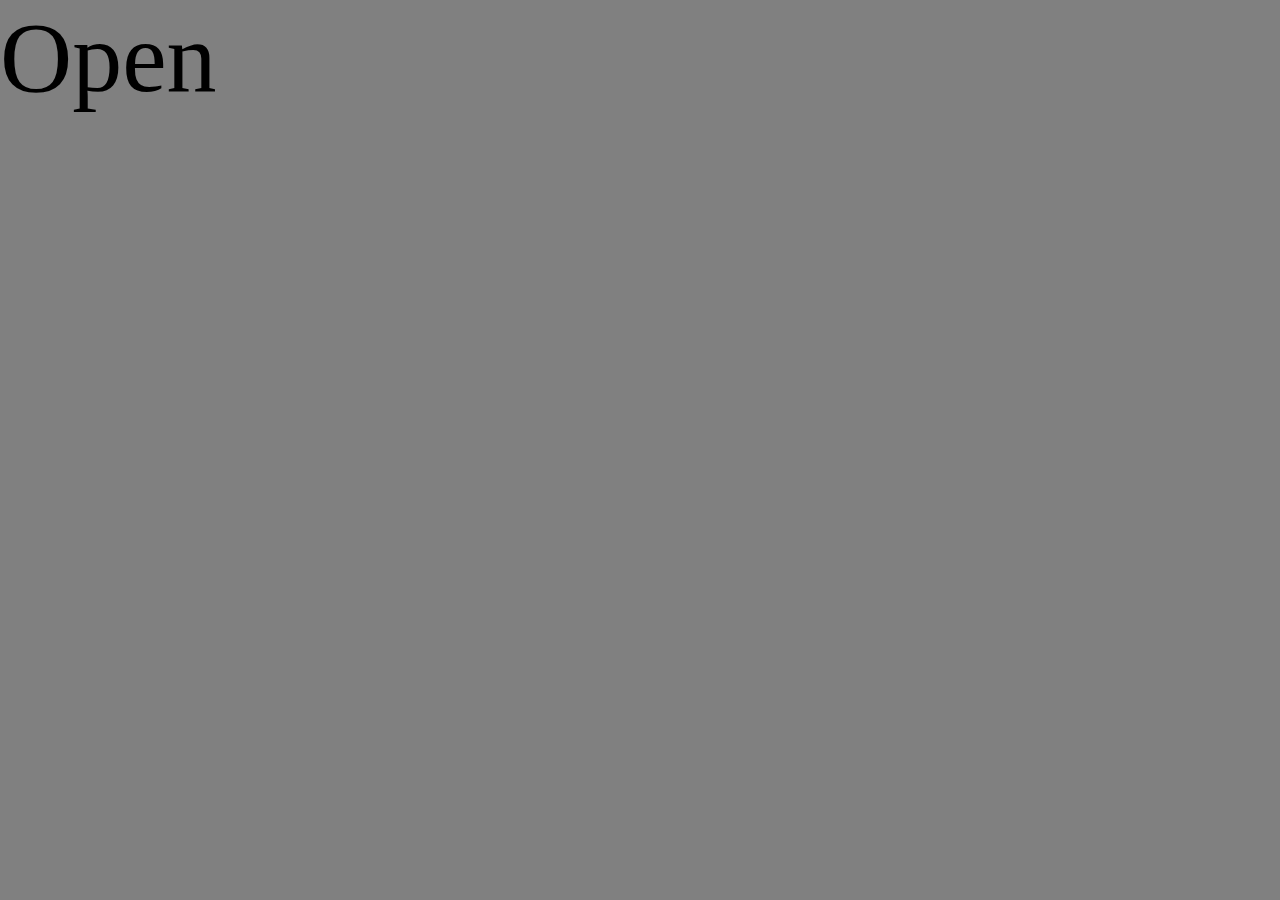
<file: nav.html>
<!DOCTYPE html>
<html lang="en">

<head>
    <meta charset="UTF-8">
    <link rel="stylesheet" href="nav.css">

    <title>Document</title>
</head>

<body>
    <div class="main">
        <!-- The order of the input and labels seems important in order to target/blur the things you want -->

        <!-- This must be put ABOVE what it will target, and it must target a child -->
        <input id="checkBox" type="checkbox">

        <!-- This will basically check your checkbox. -->
        <label for="checkBox">Open</label>

        <!-- This label will also target the same checkbox! It also can turn it on/off.   -->
        <label class="blurOver" for="checkBox"></label>


        <nav>
            <label for="checkBox">X</label>

            <ul>
                <li>Dog</li>
                <li>Dog</li>
                <li>Dog</li>
                <li>Dog</li>
                <li>Dog</li>
                <li>Dog</li>
                <li>Dog</li>
            </ul>
        </nav>




    </div>
</body>

</html>
</file>
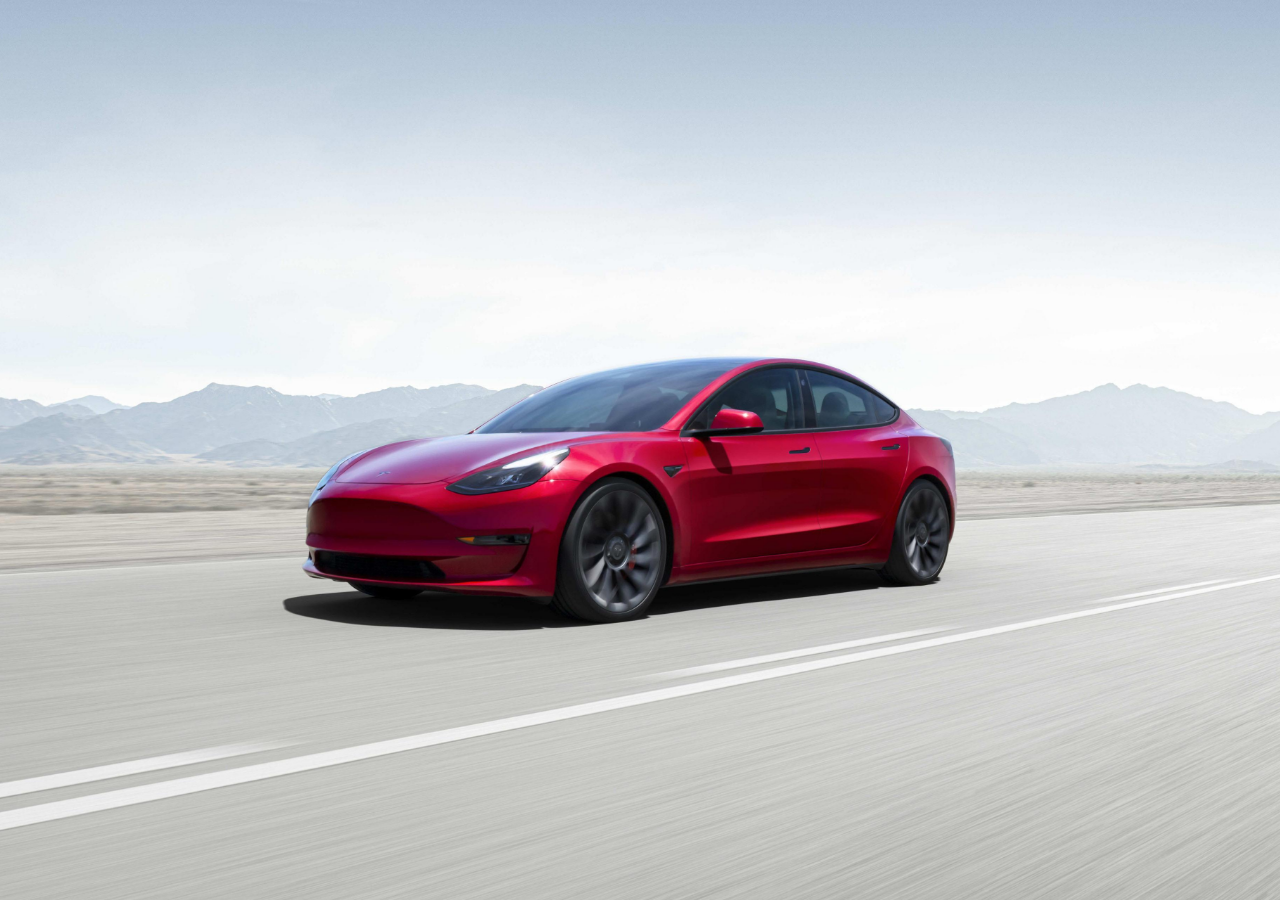
<file: picPrac.html>
<!DOCTYPE html>
<html lang="en">
<head>
    <meta charset="UTF-8">
    <link rel="stylesheet" href="picPrac.css">
    <meta http-equiv="X-UA-Compatible" content="IE=edge">
    <meta name="viewport" content="width=, initial-scale=1.0">
    <title>Document</title>
</head>
<body>

    <div class="carWrap">
        <div class="model3"></div>
        <div class="modelS"></div>
        <div class="modelX"></div>
    </div>
    
</body>
</html>
</file>
<file: nav.css>
* {
    margin: 0;
    padding: 0;
    box-sizing: border-box;
}
/* Arbitrary values for easy testiing */
.main {
    background-color: grey;
    width: 100%;
    height: 100vh;
}
/* The nav should be fixed. Fixed will stick it to the viewport. Giving it a padding of 20px will let you position your X vertically!  */
nav {
    width: 250px;
    background-color: antiquewhite;
    height: 500px;
    position: fixed;
    right: -250px;
    transition: 2s;
    padding: 20px;
}
/* We can put the ul as a flex container to target the list items */
ul {
    display: flex;
    flex-direction: column;
    justify-content: space-around;
    margin-left: 40px;
    height: 100%;
    list-style: none;
}
/* This hides the checkbox */
#checkBox{
    display: none;
}

/* This targets the nav (aka navigation tag) when the button is checked */
#checkBox:checked ~ nav {
    right:0px;
    transition: 2s;
}

/* This is going to be an invisible screen we put over the entire screen. We set a position of fixed, then right/left/top/bottom of 0. That makes it a colorless box covering everything. We also set the point-events to none so that we can't really click on it.  */
.blurOver {
position: fixed;
right: 0;
left: 0;
top: 0;
bottom: 0;
pointer-events: none;
}

/* This targets our .blurOver screen on the click event, and makes the invisible box blur our screen and make it clickable! Since it is also a label for="checkBox", clicking the screen will uncheck the checkbox. */
#checkBox:checked ~ .blurOver {
backdrop-filter: blur(5px);
pointer-events: all;

}

label {
    font-size: 100px;
}

/* This will position the X, but not vertically. Check the nav for that! */
nav > label {
    font-size: 20px;
    margin-left: 20px;

}
</file>
<file: picPrac.css>
* {
    margin: 0;
    padding: 0;
    box-sizing: border-box;
}



.carWrap {
    height: 100vh;
    scroll-snap-type: y mandatory;
    overflow: auto;
}

.model3, .modelS, .modelX  {

    height: 100%;
    background-position: center;
    background-size: cover;
        scroll-snap-align: start;

}

.model3 {
    background-image: url(./model3.jpg);
}

.modelS {
    background-image: url(./models.jpg);
}

.modelX {
    background-image: url('./modelx.jpg');
}
</file>
